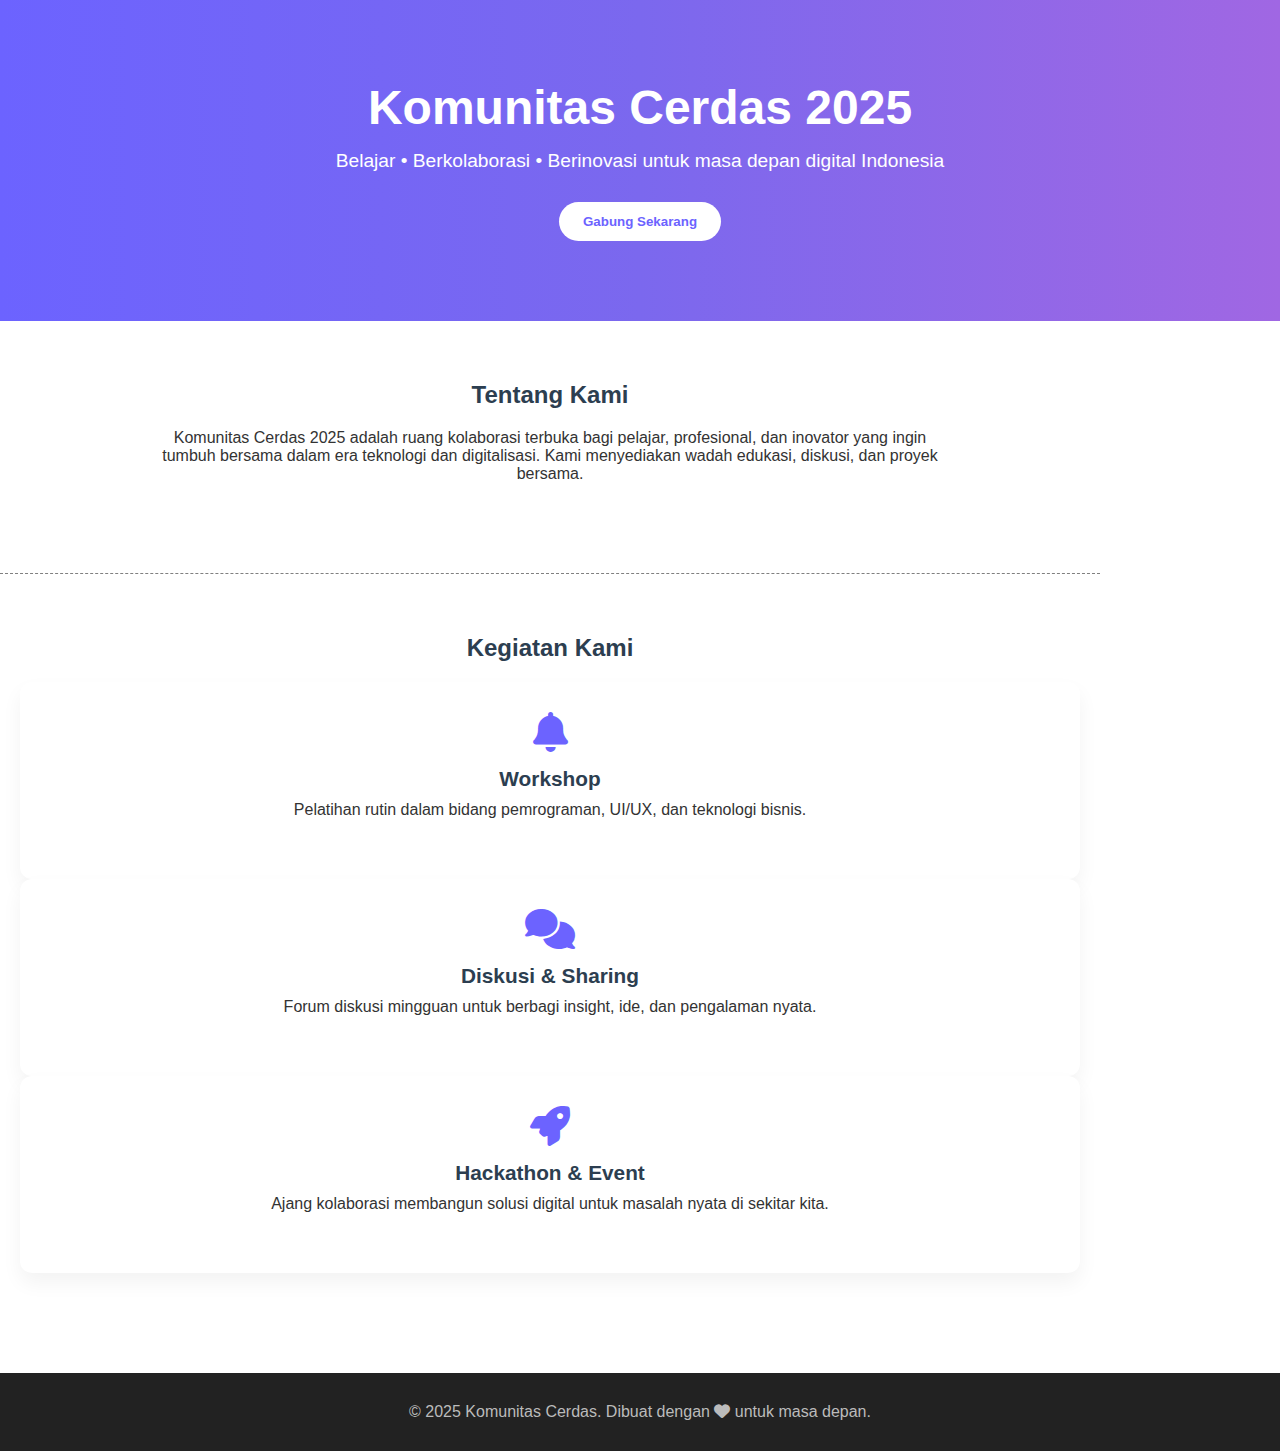
<file: 24200030_Fani/index.html>
<!DOCTYPE html>
<html lang="id">

<head>
    <title>Komunitas Cerdas 2025</title>
    <link rel="stylesheet" href="https://cdnjs.cloudflare.com/ajax/libs/font-awesome/6.5.0/css/all.min.css">
    <link rel="stylesheet" href="style.css">
</head>

<body>
    <header>
        <h1>Komunitas Cerdas 2025</h1>
        <p>Belajar • Berkolaborasi • Berinovasi untuk masa depan digital Indonesia</p>
        <button class="cta-btn">Gabung Sekarang</button>
    </header>
    <section class="about">
        <h2>Tentang Kami</h2>
        <p>
            Komunitas Cerdas 2025 adalah ruang kolaborasi terbuka bagi pelajar, profesional, dan inovator yang ingin
            tumbuh bersama dalam era teknologi dan digitalisasi. Kami menyediakan wadah edukasi, diskusi, dan proyek
            bersama.
        </p>
    </section>
    <section class="activities">
        <h2>Kegiatan Kami</h2>
        <div class="activity-grid">
            <div class="activity">
                <i class="fas fa-bell"></i>
                <h3>Workshop</h3>
                <p>Pelatihan rutin dalam bidang pemrograman, UI/UX, dan teknologi bisnis.</p>
            </div>
            <div class="activity">
                <i class="fas fa-comments"></i>
                <h3>Diskusi & Sharing</h3>
                <p>Forum diskusi mingguan untuk berbagi insight, ide, dan pengalaman nyata.</p>
            </div>
            <div class="activity">
                <i class="fas fa-rocket"></i>
                <h3>Hackathon & Event</h3>
                <p>Ajang kolaborasi membangun solusi digital untuk masalah nyata di sekitar kita.</p>
            </div>
        </div>
    </section>
    <footer>
        <p>&copy; 2025 Komunitas Cerdas. Dibuat dengan <i class="fas fa-heart"></i> untuk masa depan.</p>
    </footer>
</body>

</html>

</html>
</file>
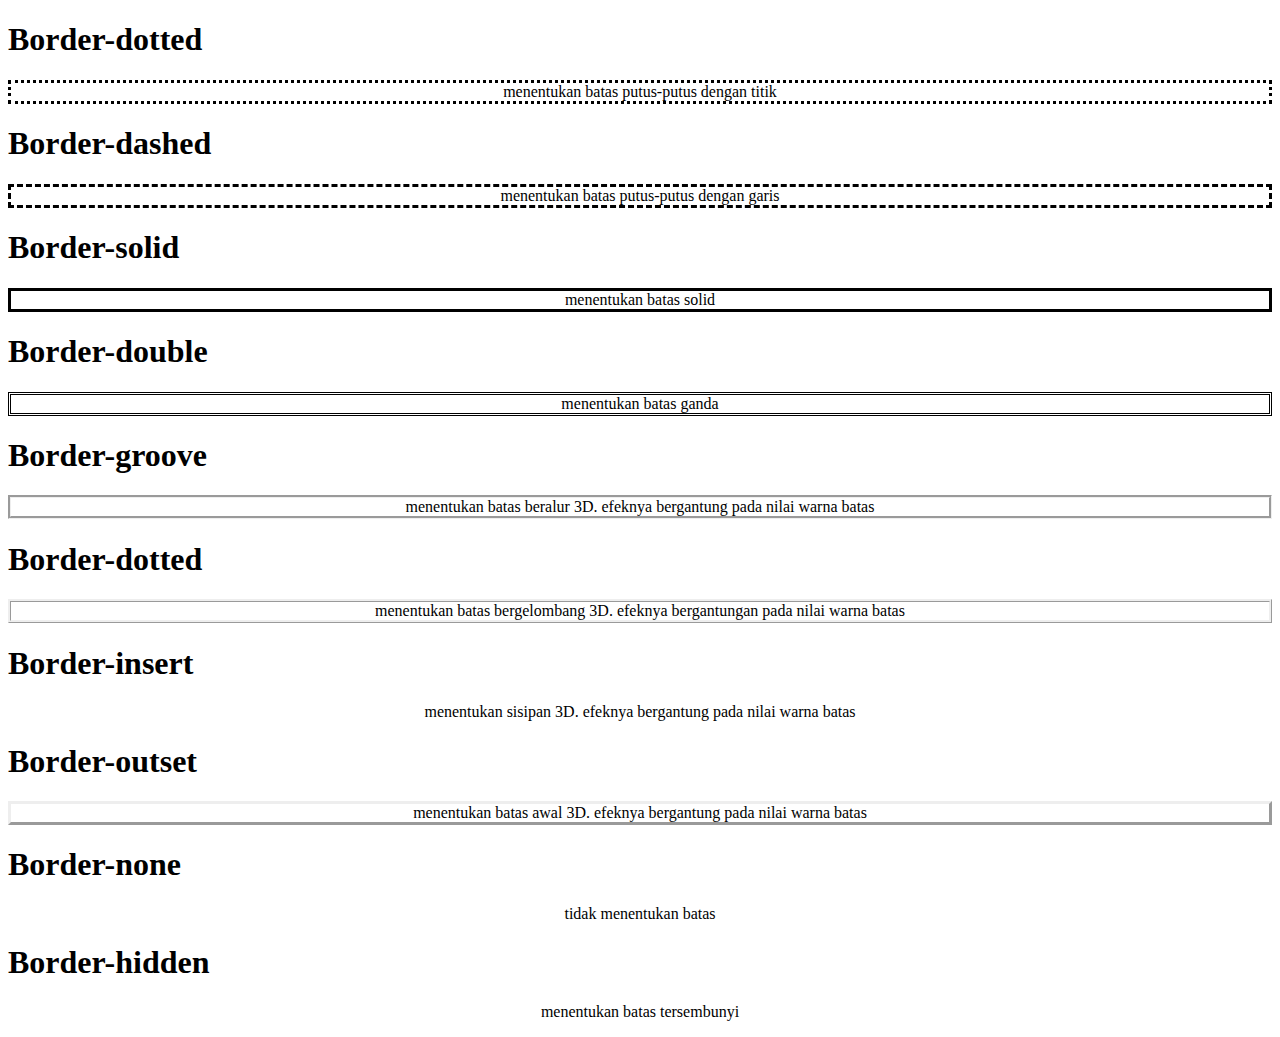
<file: border.html>
<!DOCTYPE html>
<html lang="en">
<head>
    <meta charset="UTF-8">
    <meta name="viewport" content="width=device-width, initial-scale=1.0">
    <title>BORDER HTML</title>
    <style>
        p {
            text-align: center;
        }
    </style>
</head>
<body>
    <h1>Border-dotted</h1>
    <p style="border-style:dotted">menentukan batas putus-putus dengan titik</p>
    <h1>Border-dashed</h1>
    <p style="border-style:dashed">menentukan batas putus-putus dengan garis</p>
    <h1>Border-solid</h1>
    <p style="border-style:solid">menentukan batas solid</p>
    <h1>Border-double</h1>
    <p style="border-style:double">menentukan batas ganda</p>
    <h1>Border-groove</h1>
    <p style="border-style:groove">menentukan batas beralur 3D. efeknya bergantung pada nilai warna batas</p>
    <h1>Border-dotted</h1>
    <p style="border-style:ridge">menentukan batas bergelombang 3D. efeknya bergantungan pada nilai warna batas</p>
    <h1>Border-insert</h1>
    <p style="border-style:insert">menentukan sisipan 3D. efeknya bergantung pada nilai warna batas</p>
    <h1>Border-outset</h1>
    <p style="border-style:outset">menentukan batas awal 3D. efeknya bergantung pada nilai warna  batas</p>
    <h1>Border-none</h1>
    <p style="border-style:none">tidak menentukan batas</p>
    <h1>Border-hidden</h1>
    <p style="border-style:hidden">menentukan batas tersembunyi</p>
</body>
</html>
</file>
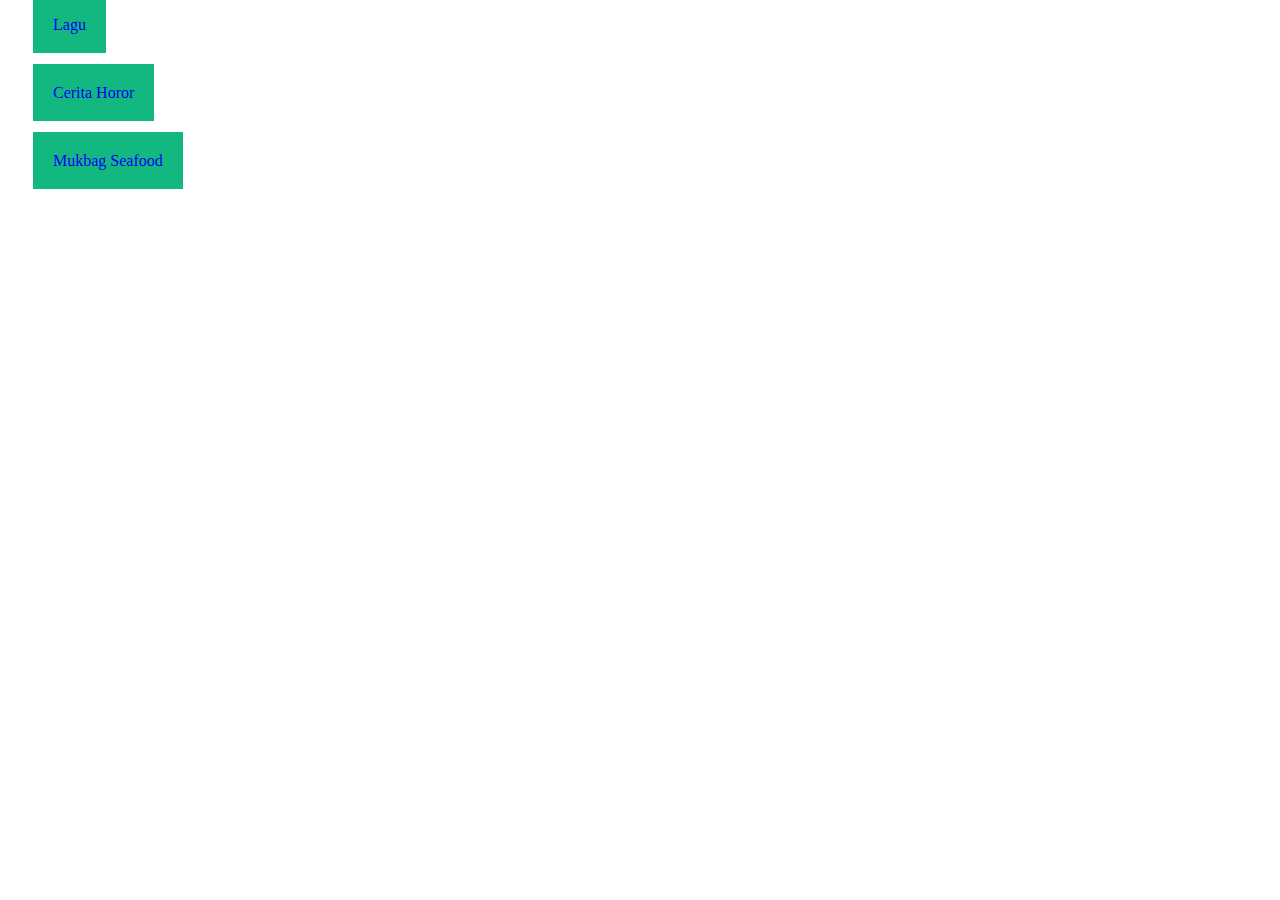
<file: link.html>
<!DOCTYPE html>
<html lang="en">
<head>
    <meta charset="UTF-8">
    <meta name="viewport" content="width=device-width, initial-scale=1.0">
    <title>Document</title>
    <style>

        a:link, a:visited {
            background-color:rgb(19, 184, 129);
            background-color:rgb(194, 243, 243)
            border:5px solid pink;
            margin:25px;
            padding: 20px;
            text-decoration:none;
            
        }

        a:hover, a:active{
            color:blueviolet
     
        }


        
    </style>
</head>
<body>
    <p><a href=https://youtu.be/6rM9dkV90Fs?si=6ZQBoA0E6lQ9G7q>Lagu</a></p><br>
    <p><a href="https://youtu.be/gXN9-ILY-Hk?si=EyVpY70dB2W9-rHv">Cerita Horor</a></p><br>
    <p><a href="https://youtu.be/Uf--6_a9B4w?si=mmsy9L7TXE1RR2m3">Mukbag Seafood</a></p><br>
</body>
</html>
</file>
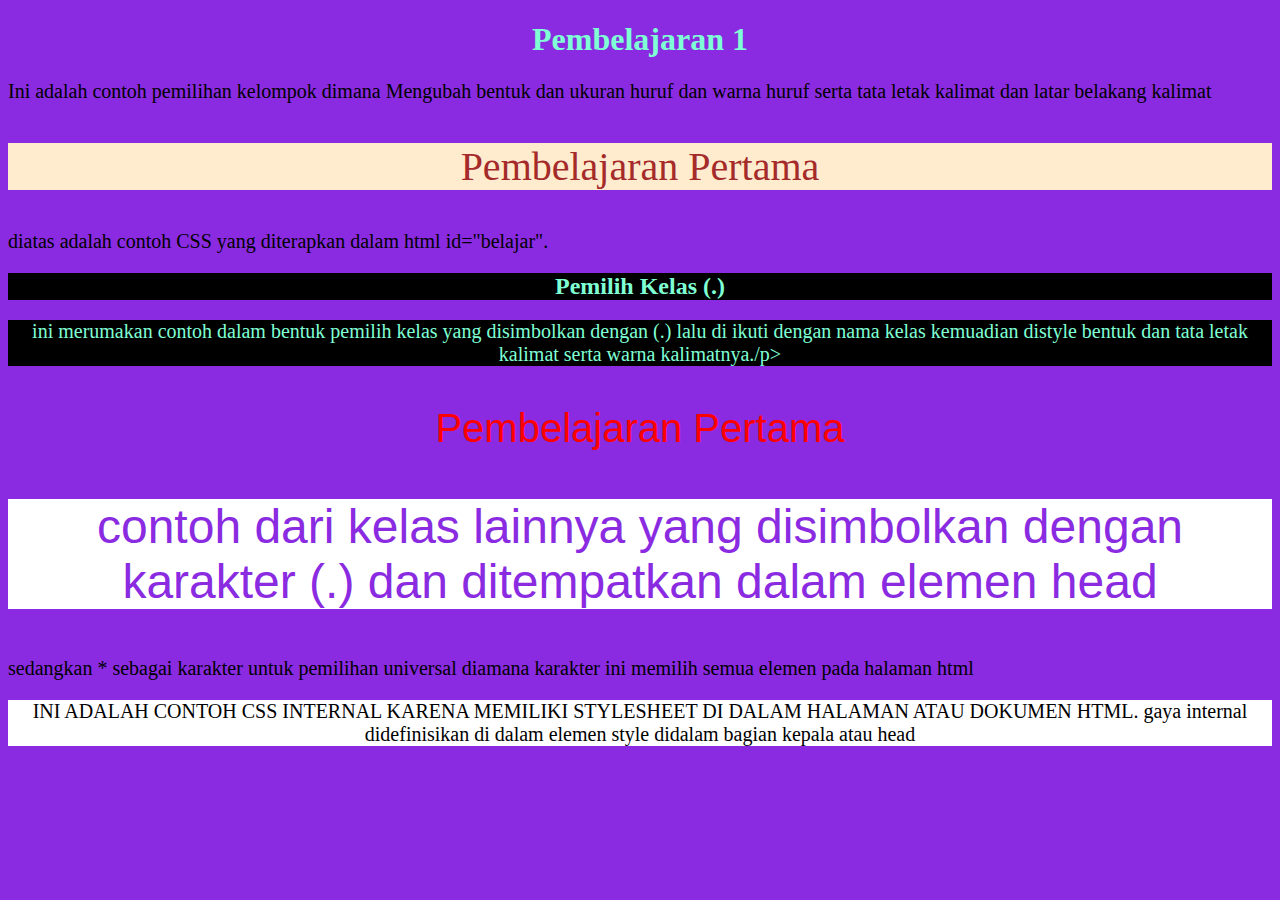
<file: P1.html>
<!DOCTYPE html>
<html lang="en">
<head>
    <meta charset="UTF-8">
    <meta name="viewport" content="width=device-width, initial-scale=1.0">
    <title>Pembelajaran 1 CSS INTERNAL</title>
    <style>
        body {
            background-color: blueviolet;
        }

        h1 {
            color:aquamarine;
            text-align:center;
        }

        p {
            font-family:Verdana;
            font-size:20px;
        }

        #belajar {
            color:brown;
            background-color:blanchedalmond;
            font-size:40px;
            text-align: center;
        }

        .kelas {
            text-align: center;
            color:aquamarine;
            background-color:black;
        }

        p.center {
            text-align:center;
            font-size: 250%;
            color:red;
            font-family:sans-serif;
        }

        p.large {
            color:blueviolet;
            background-color:white;
            font-size:300%;
            text-align:center;
        }
        
        #CSS {
            text-align: center;
            background-color: white;
        }
    </style>
</head>
<body>
   <h1>Pembelajaran 1</h1>
   <p>Ini adalah contoh pemilihan kelompok dimana Mengubah bentuk dan ukuran huruf dan warna huruf serta tata letak kalimat dan latar belakang kalimat</p>

   <p id="belajar">Pembelajaran Pertama</p>
   <p>diatas adalah contoh CSS yang diterapkan dalam html id="belajar".</p>
   
   <h2 class="kelas">Pemilih Kelas (.)</h2>
   <p class="kelas"> ini merumakan contoh dalam bentuk pemilih kelas yang disimbolkan dengan (.) lalu di ikuti dengan nama kelas kemuadian distyle bentuk dan tata letak kalimat serta warna kalimatnya./p>

    <p class="center">Pembelajaran Pertama</p>
    <p class="center large">contoh dari kelas lainnya yang disimbolkan dengan karakter (.) dan ditempatkan dalam elemen head</p>
    <p>sedangkan * sebagai karakter untuk pemilihan universal diamana karakter ini memilih semua elemen pada halaman html</p>

    <p id="CSS">INI ADALAH CONTOH CSS INTERNAL KARENA MEMILIKI STYLESHEET DI DALAM HALAMAN ATAU DOKUMEN HTML. gaya internal didefinisikan di dalam elemen style didalam bagian kepala atau head</p>
</body>
</html>
</file>
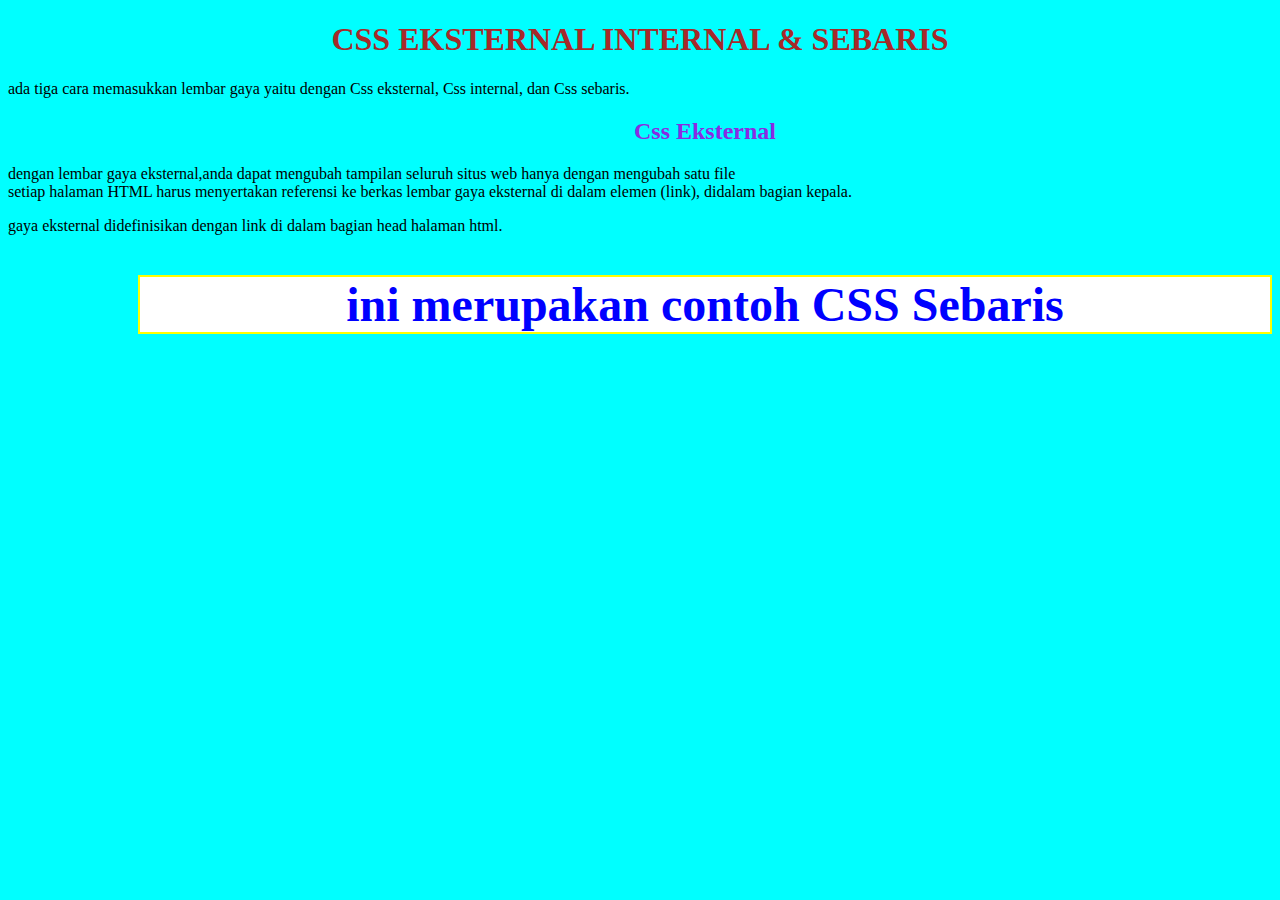
<file: P2.html>
<!DOCTYPE html>
<html lang="en">
<head>
    <meta charset="UTF-8">
    <meta name="viewport" content="width=device-width, initial-scale=1.0">
    <title>CSS EKSTERNAL </title>
    <link rel="stylesheet" href="style.css">
</head>
<body>
    <h1>CSS EKSTERNAL INTERNAL & SEBARIS</h1>
    <p>ada tiga cara memasukkan lembar gaya yaitu dengan Css eksternal, Css internal, dan Css sebaris.</p>

    <h2>Css Eksternal</h2>
    <p>dengan lembar gaya eksternal,anda dapat mengubah tampilan seluruh situs web hanya dengan mengubah satu file<br>setiap halaman HTML harus menyertakan referensi ke berkas lembar gaya eksternal di dalam elemen (link), didalam bagian kepala. </p>
    <p>gaya eksternal didefinisikan dengan link di dalam bagian head halaman html.</p>

    <!--ini adalah contoh bentuk komentar dalam halaman html-->
    <h2 style="color:blue;background-color: white;text-align: center;font-size:300%; border:2px solid yellow;">ini merupakan contoh CSS Sebaris</h2>
</body>
</html>
</file>
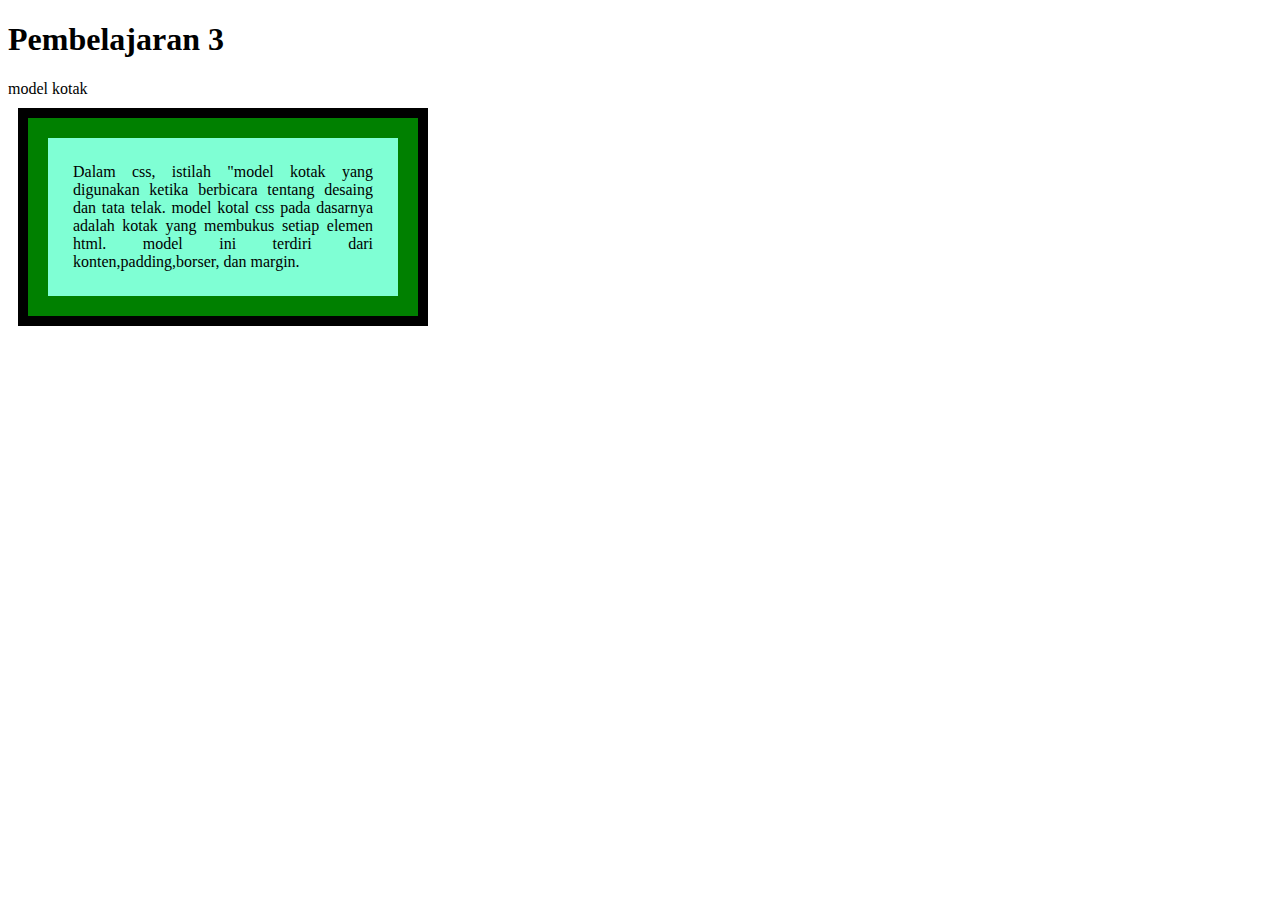
<file: P3.html>
<!DOCTYPE html>
<html lang="en">
<head>
    <meta charset="UTF-8">
    <meta name="viewport" content="width=device-width, initial-scale=1.0">
    <title>CSS</title>
    <style>
        div {
            background-color:aquamarine;
            width:300px;
            border:20px solid green;
            outline:10px solid black;
            padding:25px;
            margin:20px;
            text-align: justify;
        }
    </style>
</head>
<body>
    <h1>Pembelajaran 3</h1
        <p>model kotak</p>
        <div>
            Dalam css, istilah "model kotak yang digunakan ketika berbicara tentang desaing dan tata telak. model kotal css pada dasarnya adalah kotak yang membukus setiap elemen html. model ini terdiri dari konten,padding,borser, dan margin.
        </div>
    
</body>
</html>
</file>
<file: 24200030_Fani/style.css>
:root {
    --primary:#2c3e50;
    --accent: #6c63ff;
    --gradient-bg: linear-gradient(to right,#6c63ff, #7b68ee, #a067e3);
    --text: #333;
}

* {
    padding: 0;
    margin: 0;
    box-sizing: border-box;
}

body {
    background: white;
    font-family: 'Inter', sans-serif;
    color:var(--text);
}

header {
    background:var(--gradient-bg);
    color: white ;
    text-align: center;
    padding: 80px 20px;
}

header h1 {
    font-size: 3rem;
    font-weight: 800;
    margin-bottom: 15px;
}

header p {
    font-size: 1.2rem;
    margin-bottom: 30px;
}

.cta-btn {
    background: white;
    color: var(--accent);
    padding: 12px 24px;
    border-radius: 30px;
    border: none;
    font-size:  1 rem;
    font-weight: 600;
    cursor: pointer;
    transition: 0.3s;
}

.cta-btn:hover {
    background: #ddd;
}

section {
    padding: 60px 20px;
    max-width: 1100px;
    text-align: center;
}

section h2 {
    font-size: 2 rem;
    margin-bottom: 20px;
    color:var(--primary);
}

section p {
    font-size: 1.1 rem;
    margin-bottom: 30px;
    max-width: 800px;
    margin-left: auto;
    margin-right: auto;
}

.activities {
    border-top: 1px dashed gray ;
}

.activities-grid {
    display: grid;
    grid-template-columns: repeat(auto-fit, minmax(250px, 1fr));
    gap: 30px;
    margin-top: 40px;
}

.activity {
    background: white;
    padding: 30px 20px;
    border-radius: 12px;
    box-shadow: 0 10px 20px rgba(0,0,0,0.05);
    transition: transform 0.3s ease;
}

.activity:hover {
    transform: translateY(-5px);
}

.activity i {
    font-size: 2.5rem;
    color: var(--accent);
    margin-bottom: 15px;
}

.activity h3 {
    font-size: 1.3rem;
    color: var(--primary);
    margin-bottom: 10px;
}

footer {
    background-color: #222;
    color: #bbb;
    text-align: center;
    padding: 30px 20px;
    margin-top: 40px;
}

@media (max-width: 768px) {
    header h1 {
        font-size: 2.2rem;
    }
    section p {
        font-size: 1rem;
    }
}
</file>
<file: style.css>
* {
    background-color: aqua;
    text-align: center;
}

h1 {
    color:brown;
    font: size 300px;
    font-family:verdana;
}

p {
    text-align: left;
}

/*ini adalah contoh bentuk komentar dalam css*/
h2 {
    margin-left: 130px;
    color:blueviolet;
}
</file>
